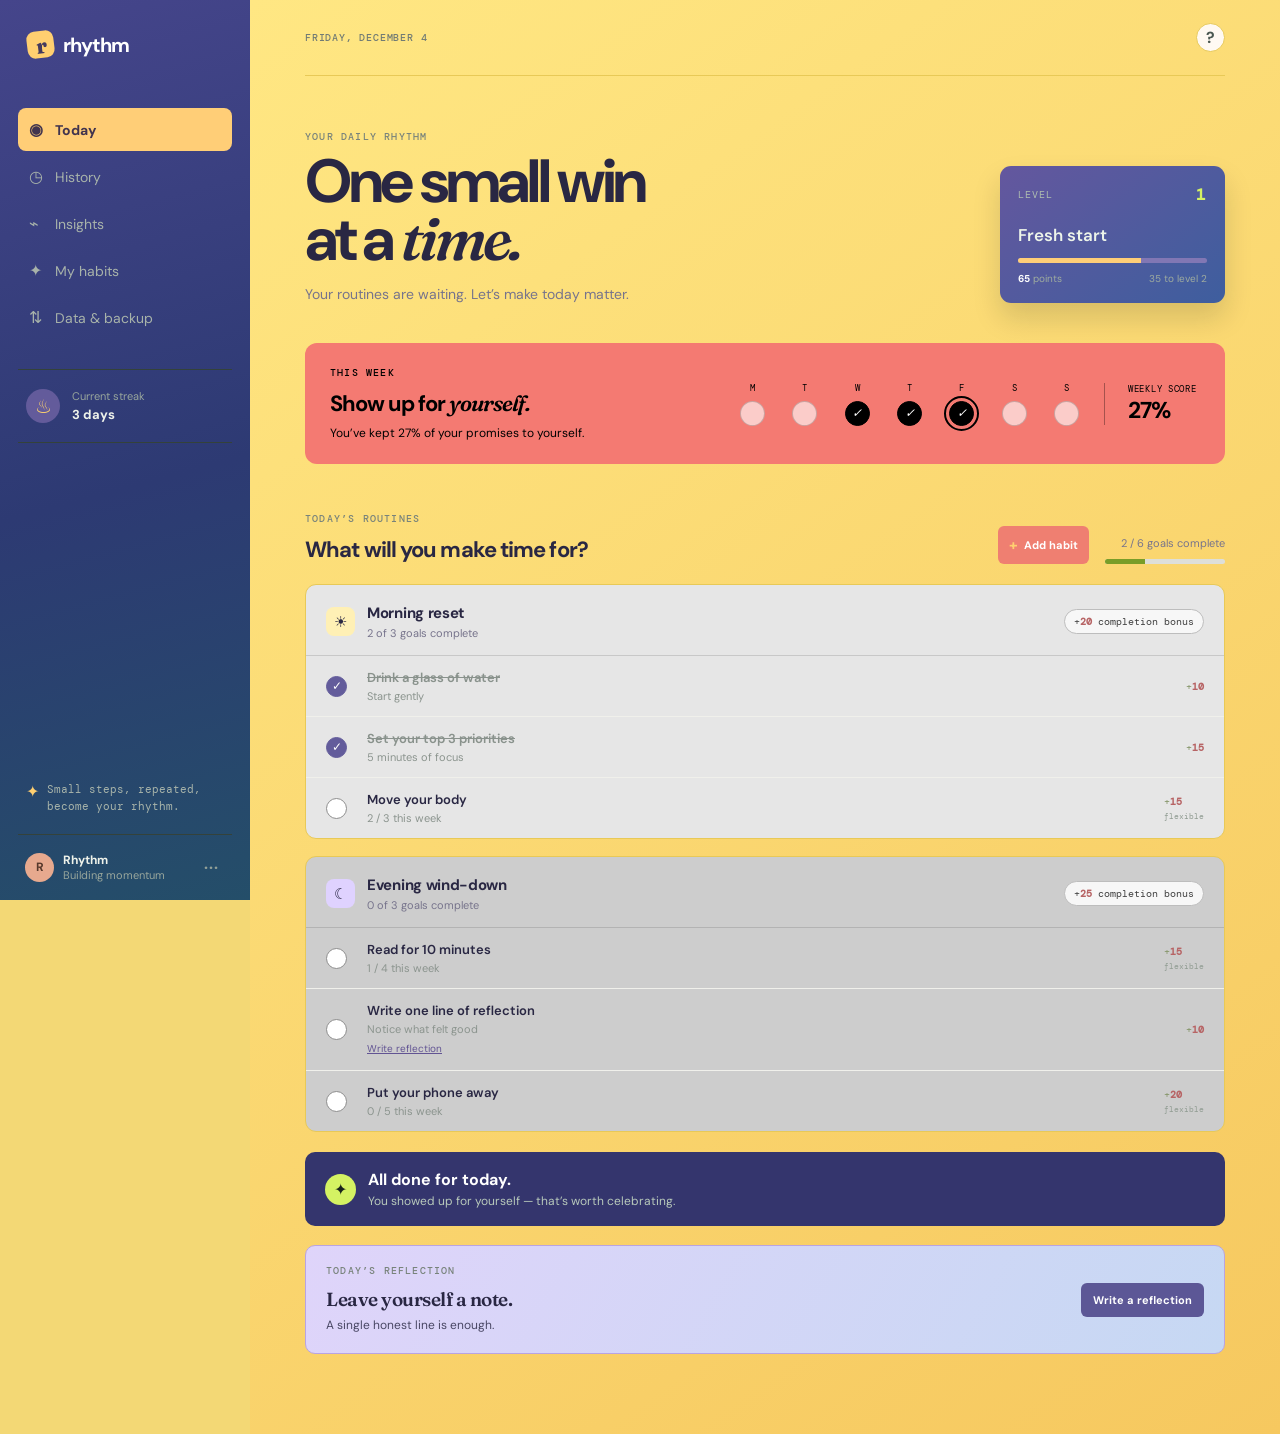
<file: index.html>
<!doctype html>
<html lang="en">
  <head>
    <meta charset="UTF-8" />
    <meta name="viewport" content="width=device-width, initial-scale=1" />
    <meta name="theme-color" content="#121a18" />
    <title>Rhythm — habits with momentum</title>
    <link rel="preconnect" href="https://fonts.googleapis.com" />
    <link rel="preconnect" href="https://fonts.gstatic.com" crossorigin />
    <link href="https://fonts.googleapis.com/css2?family=DM+Mono:wght@400;500&family=DM+Sans:opsz,wght@9..40,400;9..40,500;9..40,600;9..40,700&family=Fraunces:opsz,wght@9..144,600;9..144,700&display=swap" rel="stylesheet" />
    <link rel="stylesheet" href="./styles.css" />
  </head>
  <body>
    <div class="app-shell">
      <aside class="sidebar">
        <a href="#today" class="brand" aria-label="Rhythm home"><span class="brand-symbol">r</span><span>rhythm</span></a>
        <nav class="main-nav" aria-label="Main navigation">
          <button class="nav-link nav-button active" data-view="today"><span>◉</span> Today</button>
          <button class="nav-link nav-button" data-view="history"><span>◷</span> History</button>
          <button class="nav-link nav-button" data-view="insights"><span>⌁</span> Insights</button>
          <button class="nav-link nav-button" id="openManager"><span>✦</span> My habits</button>
          <button class="nav-link nav-button" id="openDataControls"><span>⇅</span> Data &amp; backup</button>
        </nav>
        <section class="side-streak" aria-label="Current streak"><div class="flame">♨</div><div><span>Current streak</span><strong id="sideStreak">0 days</strong></div></section>
        <div class="side-bottom"><div class="tip"><span>✦</span><p>Small steps, repeated, become your rhythm.</p></div><div class="profile"><div class="avatar">R</div><div><strong>Rhythm</strong><span>Building momentum</span></div><button aria-label="More options">···</button></div></div>
      </aside>
      <main class="main-content" id="today">
        <header class="topbar"><button id="menuButton" class="menu-button" aria-label="Open navigation">☰</button><p id="dateLabel" class="date-label"></p><button id="helpButton" class="help-button" aria-label="How Rhythm works">?</button></header>
        <div id="todayView">
        <section class="hero"><div><p class="kicker">YOUR DAILY RHYTHM</p><h1>One small win<br />at a <em>time.</em></h1><p class="hero-copy" id="heroCopy">Your routines are waiting. Let’s make today matter.</p></div><div class="level-card" aria-label="Level progress"><div class="level-top"><span>LEVEL</span><b id="levelValue">1</b></div><div class="level-name" id="levelName">Fresh start</div><div class="level-track"><i id="levelFill"></i></div><div class="level-footer"><span><b id="pointsValue">0</b> points</span><span id="nextLevelLabel">100 to level 2</span></div></div></section>
        <section class="week-card" aria-label="Weekly consistency"><div class="week-copy"><p class="kicker">THIS WEEK</p><h2>Show up for <em>yourself.</em></h2><p id="weekCopy">A new week is a new chance to find your rhythm.</p></div><div class="week-days" id="weekDays"></div><div class="weekly-score"><span>WEEKLY SCORE</span><strong id="weeklyScore">0%</strong></div></section>
        <section class="today-header"><div><p class="kicker">TODAY’S ROUTINES</p><h2>What will you make time for?</h2></div><div class="header-actions"><button class="add-habit" id="openHabitForm"><span>+</span> Add habit</button><div class="daily-meter"><span id="todayProgress">0 / 0 complete</span><i><b id="dailyFill"></b></i></div></div></section>
        <section class="routine-list" id="routineList"></section>
        <div class="done-message" id="doneMessage" hidden><span>✦</span><div><strong>All done for today.</strong><p>You showed up for yourself — that’s worth celebrating.</p></div></div>
        <section class="reflection-card"><div><p class="kicker">TODAY’S REFLECTION</p><h2 id="reflectionTitle">Leave yourself a note.</h2><p id="reflectionPreview">A single honest line is enough.</p></div><button id="openReflection" class="reflection-action">Write a reflection</button></section>
        </div>
        <section id="insightsView" class="insights-view" hidden>
          <div class="insights-hero"><div><p class="kicker">YOUR PROGRESS</p><h1>Made of <em>small<br />returns.</em></h1><p>Clear patterns from the promises you keep.</p></div><div class="insight-badge"><span>THIS WEEK</span><strong id="insightScore">0%</strong><small>consistency</small></div></div>
          <div class="stat-grid"><article><span>COMPLETIONS</span><strong id="insightCompletions">0</strong><p>actions checked off</p></article><article><span>STRONGEST DAY</span><strong id="insightBestDay">—</strong><p id="insightBestDayCopy">keep showing up</p></article><article><span>WEEKLY GOALS</span><strong id="insightGoals">0 / 0</strong><p>flexible targets reached</p></article></div>
          <section class="insight-section"><div class="section-heading"><div><p class="kicker">WEEK AT A GLANCE</p><h2>Your daily rhythm</h2></div><p id="weekChartNote">Daily habits completed</p></div><div class="weekly-chart" id="weeklyChart"></div></section>
          <section class="insight-section"><div class="section-heading"><div><p class="kicker">HABIT MOMENTUM</p><h2>Keep these moving</h2></div><p>Daily streaks or successful weeks</p></div><div class="habit-insights" id="habitInsights"></div></section>
          <div class="insight-note" id="insightNote"><span>✦</span><p></p></div>
        </section>
        <section id="historyView" class="history-view" hidden>
          <div class="history-hero"><div><p class="kicker">HISTORY</p><h1>Keep your record<br /><em>honest.</em></h1><p>Missed a check-in? Add it to the day it happened.</p></div><div class="history-mark">◷</div></div>
          <div class="date-navigator" aria-label="Choose a date"><button class="date-move" data-history-nav="-1" aria-label="Previous day">←</button><div><span>ACHIEVEMENTS FOR</span><strong id="historyDateLabel"></strong></div><button class="date-move" data-history-nav="1" aria-label="Next day">→</button></div>
          <div class="history-summary"><span class="history-dot"></span><p id="historySummary">Review the habits you completed on this day.</p></div>
          <section class="history-section"><div class="section-heading"><div><p class="kicker">DAILY RECORD</p><h2>What did you make time for?</h2></div><p>Changes are saved automatically</p></div><div id="historyList" class="history-list"></div></section>
        </section>
      </main>
    </div>
    <div id="toast" class="toast" role="status" aria-live="polite"></div>
    <dialog class="modal" id="habitModal">
      <form id="habitForm">
        <div class="modal-header"><div><p class="kicker" id="formKicker">NEW HABIT</p><h2 id="formTitle">Build a new rhythm.</h2></div><button class="modal-close" type="button" data-close="habitModal" aria-label="Close">×</button></div>
        <input type="hidden" id="editHabitId" />
        <label class="field">Habit name<input id="habitName" required maxlength="60" placeholder="e.g. Go for a walk" autocomplete="off" /></label>
        <div class="field-row"><label class="field">Routine<select id="habitRoutine"></select></label><label class="field">Points<select id="habitPoints"><option value="10">10 · easy</option><option value="15" selected>15 · steady</option><option value="20">20 · stretch</option></select></label></div>
        <label class="field new-routine-field" id="newRoutineField" hidden>New routine name<input id="newRoutineName" maxlength="30" placeholder="e.g. Midday reset" /></label>
        <fieldset class="field schedule-field"><legend>How often?</legend><label class="choice"><input type="radio" name="schedule" value="daily" /> Every day <span>A gentle daily practice</span></label><label class="choice active"><input type="radio" name="schedule" value="weekly" checked /> Flexible weekly goal <span>Complete it any days you choose</span></label><div class="goal-control" id="goalControl"><span>My goal is</span><select id="weeklyTarget"><option value="1">1 time</option><option value="2">2 times</option><option value="3" selected>3 times</option><option value="4">4 times</option><option value="5">5 times</option><option value="6">6 times</option><option value="7">7 times</option></select><span>per week</span></div></fieldset>
        <div class="modal-actions"><button type="button" class="cancel" data-close="habitModal">Cancel</button><button type="submit" class="save-habit">Save habit <span>→</span></button></div>
      </form>
    </dialog>
    <dialog class="modal manager-modal" id="managerModal">
      <div class="modal-header"><div><p class="kicker">MY HABITS</p><h2>Shape your rhythm.</h2></div><button class="modal-close" type="button" data-close="managerModal" aria-label="Close">×</button></div>
      <p class="manager-copy">Flexible goals can be completed on any days. A weekly streak is earned when the goal is met before Sunday night.</p>
      <div id="manageRoutines" class="manage-routines"></div>
      <div id="manageList" class="manage-list"></div>
      <button class="manager-add" id="managerAdd"><span>+</span> Add a habit</button>
    </dialog>
    <dialog class="modal reflection-modal" id="reflectionModal">
      <form id="reflectionForm">
        <div class="modal-header"><div><p class="kicker">DAILY REFLECTION</p><h2>What felt worth remembering?</h2></div><button class="modal-close" type="button" data-close="reflectionModal" aria-label="Close">×</button></div>
        <p class="reflection-date" id="reflectionDate"></p>
        <label class="field">One line is enough<textarea id="reflectionText" maxlength="280" required placeholder="Today, I felt proud that…"></textarea></label>
        <div class="modal-actions"><button type="button" class="cancel" data-close="reflectionModal">Cancel</button><button type="submit" class="save-habit">Save reflection <span>→</span></button></div>
      </form>
    </dialog>
    <dialog class="modal data-modal" id="dataModal">
      <div class="modal-header"><div><p class="kicker">DATA &amp; BACKUP</p><h2>Keep your rhythm safe.</h2></div><button class="modal-close" type="button" data-close="dataModal" aria-label="Close">×</button></div>
      <p class="manager-copy">Your data stays on this device unless you export a backup. Save a copy before changing browsers or clearing browser data.</p>
      <div class="data-actions"><button id="exportData"><span>↓</span><div><strong>Export backup</strong><small>Download all habits, history, and reflections</small></div></button><label class="import-action"><input id="importData" type="file" accept="application/json" hidden /><span>↑</span><div><strong>Import backup</strong><small>Restore a previously exported Rhythm file</small></div></label></div>
      <div class="archive-area"><div class="archive-heading"><div><p class="kicker">ARCHIVED</p><h3>Restore something?</h3></div><span id="archiveCount">0 items</span></div><div id="archivedList" class="archived-list"></div></div>
      <div class="danger-zone"><div><strong>Start over</strong><p>Remove all data from this browser and restore sample habits.</p></div><button id="resetData">Reset data</button></div>
    </dialog>
    <script src="./app.js"></script>
  </body>
</html>
</file>
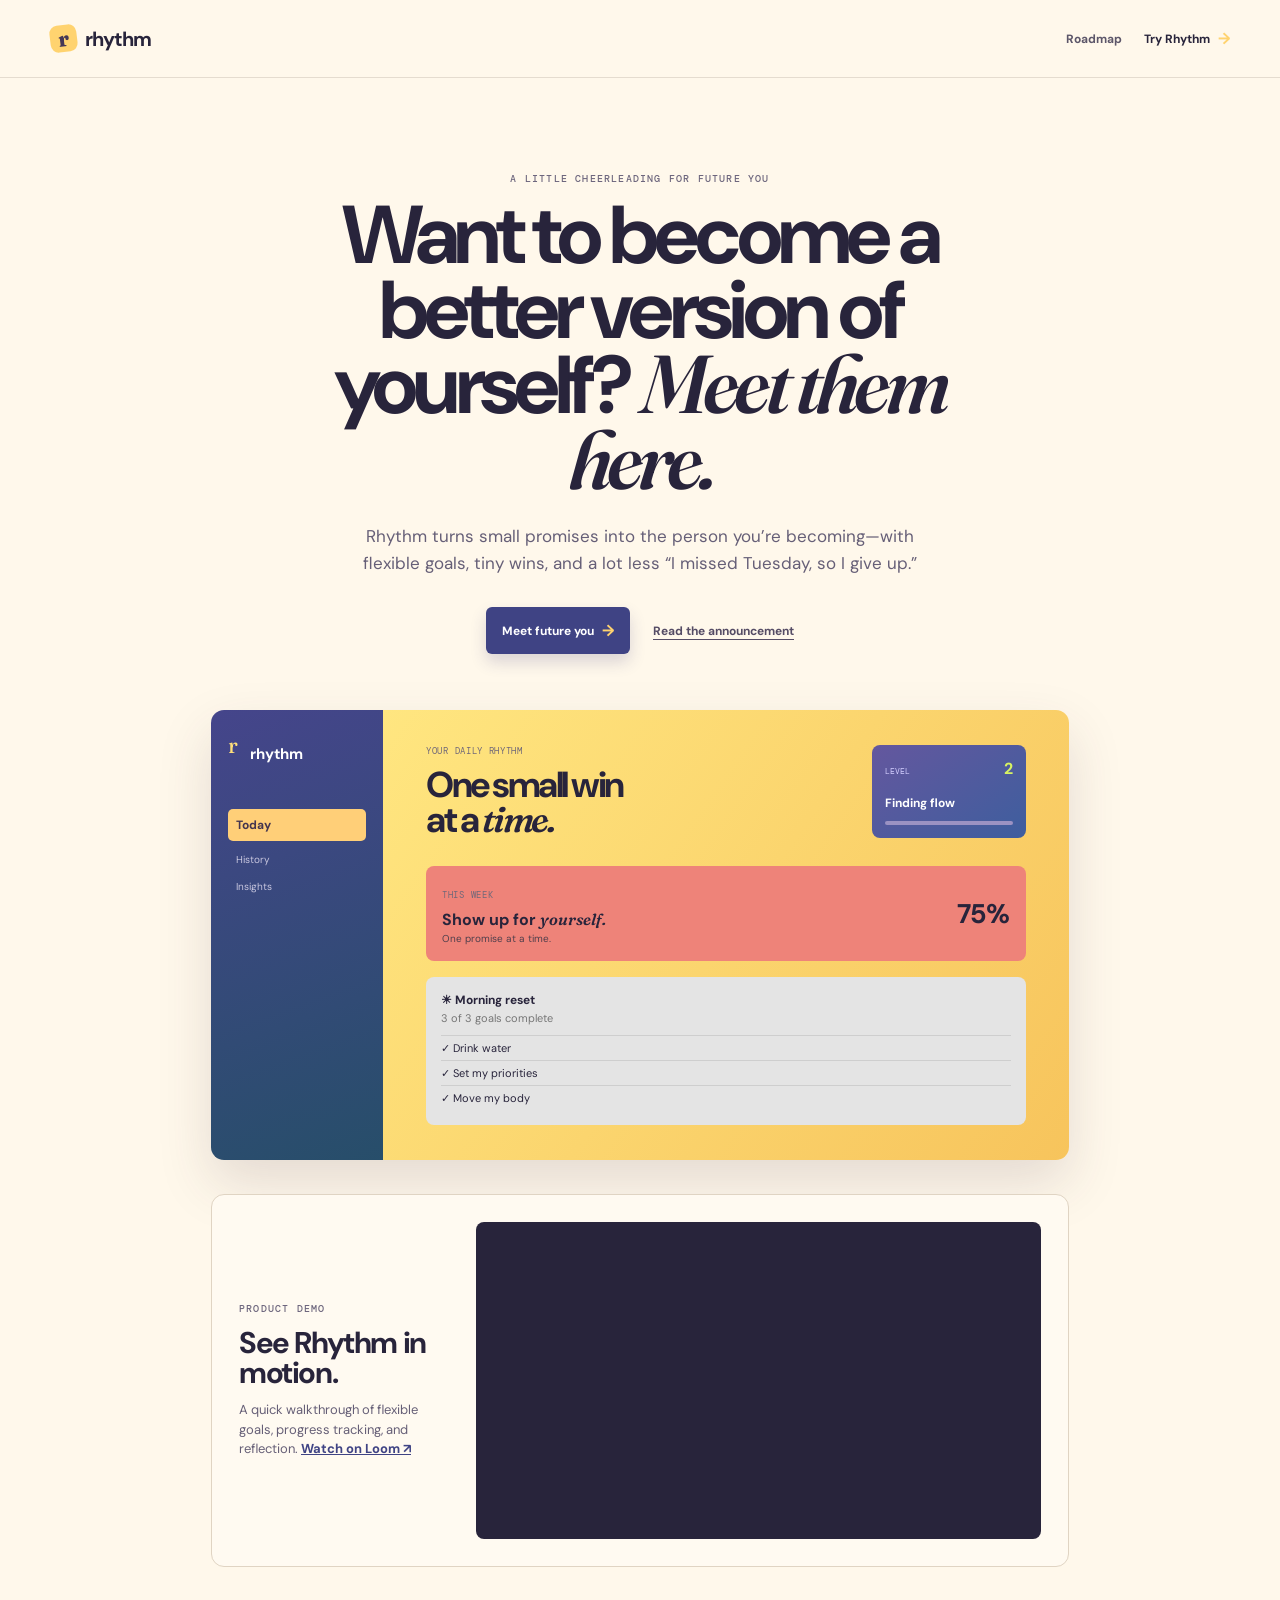
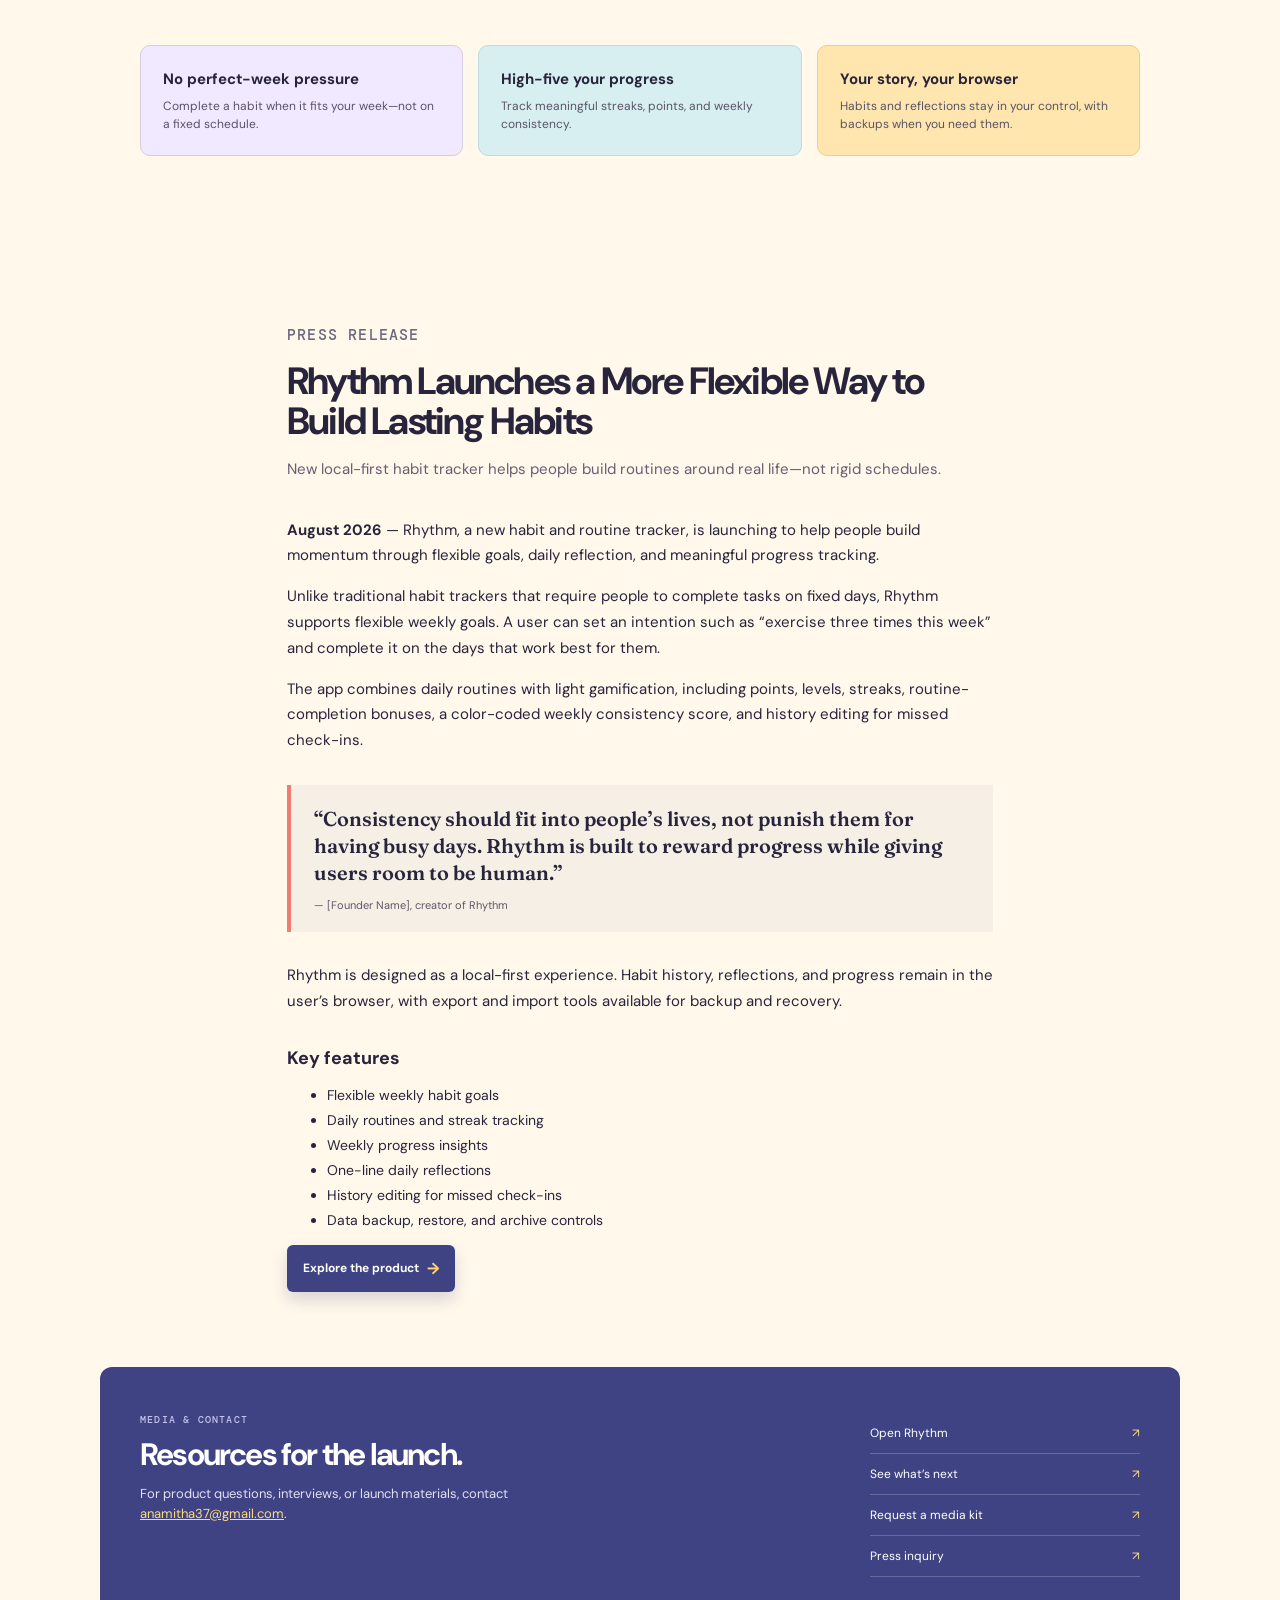
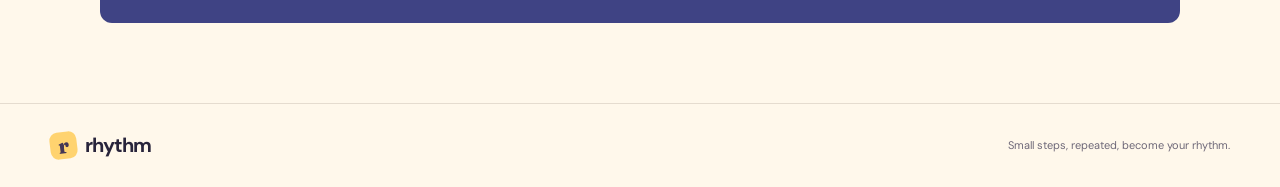
<file: press/index.html>
<!doctype html>
<html lang="en">
  <head>
    <meta charset="UTF-8" />
    <meta name="viewport" content="width=device-width, initial-scale=1" />
    <meta name="description" content="Rhythm is a flexible, local-first habit tracker built around real life." />
    <meta property="og:title" content="Rhythm — Build habits around real life" />
    <meta property="og:description" content="A flexible, local-first habit tracker for routines, reflection, and sustainable progress." />
    <meta name="theme-color" content="#34356d" />
    <title>Rhythm Launches — Flexible habit tracking for real life</title>
    <link rel="preconnect" href="https://fonts.googleapis.com" />
    <link rel="preconnect" href="https://fonts.gstatic.com" crossorigin />
    <link href="https://fonts.googleapis.com/css2?family=DM+Mono:wght@400;500&family=DM+Sans:opsz,wght@9..40,400;9..40,500;9..40,600;9..40,700&family=Fraunces:opsz,wght@9..144,600;9..144,700&display=swap" rel="stylesheet" />
    <link rel="stylesheet" href="/press/styles.css" />
    <style>.header-actions { display:flex; align-items:center; gap:22px; }.header-link { color:#5c5669; font-size:12px; font-weight:700; text-decoration:none; }.header-link:hover { color:#3f4384; }.demo { max-width:858px; margin:34px auto 0; padding:27px; display:grid; grid-template-columns:210px 1fr; gap:27px; align-items:center; text-align:left; border:1px solid #e0d4c3; border-radius:13px; background:#fffaf1; }.demo h2 { margin:0; font-size:30px; line-height:1; letter-spacing:-1.4px; }.demo p:last-child { margin:12px 0 0; color:#665f77; font-size:13px; line-height:1.5; }.demo a { color:#3f4384; font-weight:700; }.loom-frame { aspect-ratio:16/9; overflow:hidden; border-radius:8px; background:#28243b; }.loom-frame iframe { width:100%; height:100%; display:block; border:0; } @media (max-width:720px) { .header-actions { gap:14px; }.demo { grid-template-columns:1fr; padding:20px; gap:18px; }.demo h2 { font-size:27px; } }</style>
  </head>
  <body>
    <header class="site-header">
      <a class="brand" href="../index.html"><span>r</span>rhythm</a>
      <div class="header-actions"><a class="header-link" href="../roadmap/">Roadmap</a><a class="header-cta" href="../index.html">Try Rhythm <b>→</b></a></div>
    </header>
    <main>
      <section class="hero">
        <p class="eyebrow">A LITTLE CHEERLEADING FOR FUTURE YOU</p>
        <h1>Want to become a better version of yourself? <em>Meet them here.</em></h1>
        <p class="lede">Rhythm turns small promises into the person you’re becoming—with flexible goals, tiny wins, and a lot less “I missed Tuesday, so I give up.”</p>
        <div class="hero-actions"><a class="primary" href="../index.html">Meet future you <span>→</span></a><a class="text-link" href="#release">Read the announcement</a></div>
        <div class="preview" aria-label="Rhythm app preview"><div class="preview-nav"><b>r</b><span>rhythm</span><i></i><strong>Today</strong><small>History</small><small>Insights</small></div><div class="preview-main"><div class="preview-top"><p>YOUR DAILY RHYTHM</p><h2>One small win<br />at a <em>time.</em></h2><div class="level"><span>LEVEL</span><b>2</b><strong>Finding flow</strong><i></i></div></div><div class="preview-week"><div><span>THIS WEEK</span><strong>Show up for <em>yourself.</em></strong><small>One promise at a time.</small></div><p>75%</p></div><div class="preview-routine"><b>☀ Morning reset</b><span>3 of 3 goals complete</span><div>✓ Drink water</div><div>✓ Set my priorities</div><div>✓ Move my body</div></div></div></div>
        <section class="demo" aria-labelledby="demo-title"><div><p class="eyebrow">PRODUCT DEMO</p><h2 id="demo-title">See Rhythm in motion.</h2><p>A quick walkthrough of flexible goals, progress tracking, and reflection. <a href="https://www.loom.com/share/af70cfe23e6244cc9dc191bfb10405a8" target="_blank" rel="noreferrer">Watch on Loom ↗</a></p></div><div class="loom-frame"><iframe src="https://www.loom.com/embed/af70cfe23e6244cc9dc191bfb10405a8" title="Rhythm product demo" allowfullscreen allow="fullscreen"></iframe></div></section>
      </section>
      <section class="proof"><article><b>No perfect-week pressure</b><p>Complete a habit when it fits your week—not on a fixed schedule.</p></article><article><b>High-five your progress</b><p>Track meaningful streaks, points, and weekly consistency.</p></article><article><b>Your story, your browser</b><p>Habits and reflections stay in your control, with backups when you need them.</p></article></section>
      <article class="release" id="release">
        <p class="eyebrow">PRESS RELEASE</p>
        <h2>Rhythm Launches a More Flexible Way to Build Lasting Habits</h2>
        <p class="subhead">New local-first habit tracker helps people build routines around real life—not rigid schedules.</p>
        <p><b>August 2026</b> — Rhythm, a new habit and routine tracker, is launching to help people build momentum through flexible goals, daily reflection, and meaningful progress tracking.</p>
        <p>Unlike traditional habit trackers that require people to complete tasks on fixed days, Rhythm supports flexible weekly goals. A user can set an intention such as “exercise three times this week” and complete it on the days that work best for them.</p>
        <p>The app combines daily routines with light gamification, including points, levels, streaks, routine-completion bonuses, a color-coded weekly consistency score, and history editing for missed check-ins.</p>
        <blockquote>“Consistency should fit into people’s lives, not punish them for having busy days. Rhythm is built to reward progress while giving users room to be human.”<cite>— [Founder Name], creator of Rhythm</cite></blockquote>
        <p>Rhythm is designed as a local-first experience. Habit history, reflections, and progress remain in the user’s browser, with export and import tools available for backup and recovery.</p>
        <h3>Key features</h3>
        <ul><li>Flexible weekly habit goals</li><li>Daily routines and streak tracking</li><li>Weekly progress insights</li><li>One-line daily reflections</li><li>History editing for missed check-ins</li><li>Data backup, restore, and archive controls</li></ul>
        <a class="primary" href="../index.html">Explore the product <span>→</span></a>
      </article>
      <section class="media"><div><p class="eyebrow">MEDIA &amp; CONTACT</p><h2>Resources for the launch.</h2><p>For product questions, interviews, or launch materials, contact <a href="mailto:anamitha37@gmail.com">anamitha37@gmail.com</a>.</p></div><div class="media-list"><a href="../index.html">Open Rhythm <span>↗</span></a><a href="../roadmap/">See what’s next <span>↗</span></a><a href="mailto:anamitha37@gmail.com?subject=Rhythm%20media%20kit%20request">Request a media kit <span>↗</span></a><a href="mailto:anamitha37@gmail.com?subject=Rhythm%20press%20inquiry">Press inquiry <span>↗</span></a></div></section>
    </main>
    <footer><a class="brand" href="../index.html"><span>r</span>rhythm</a><p>Small steps, repeated, become your rhythm.</p></footer>
  </body>
  
</html>
</file>
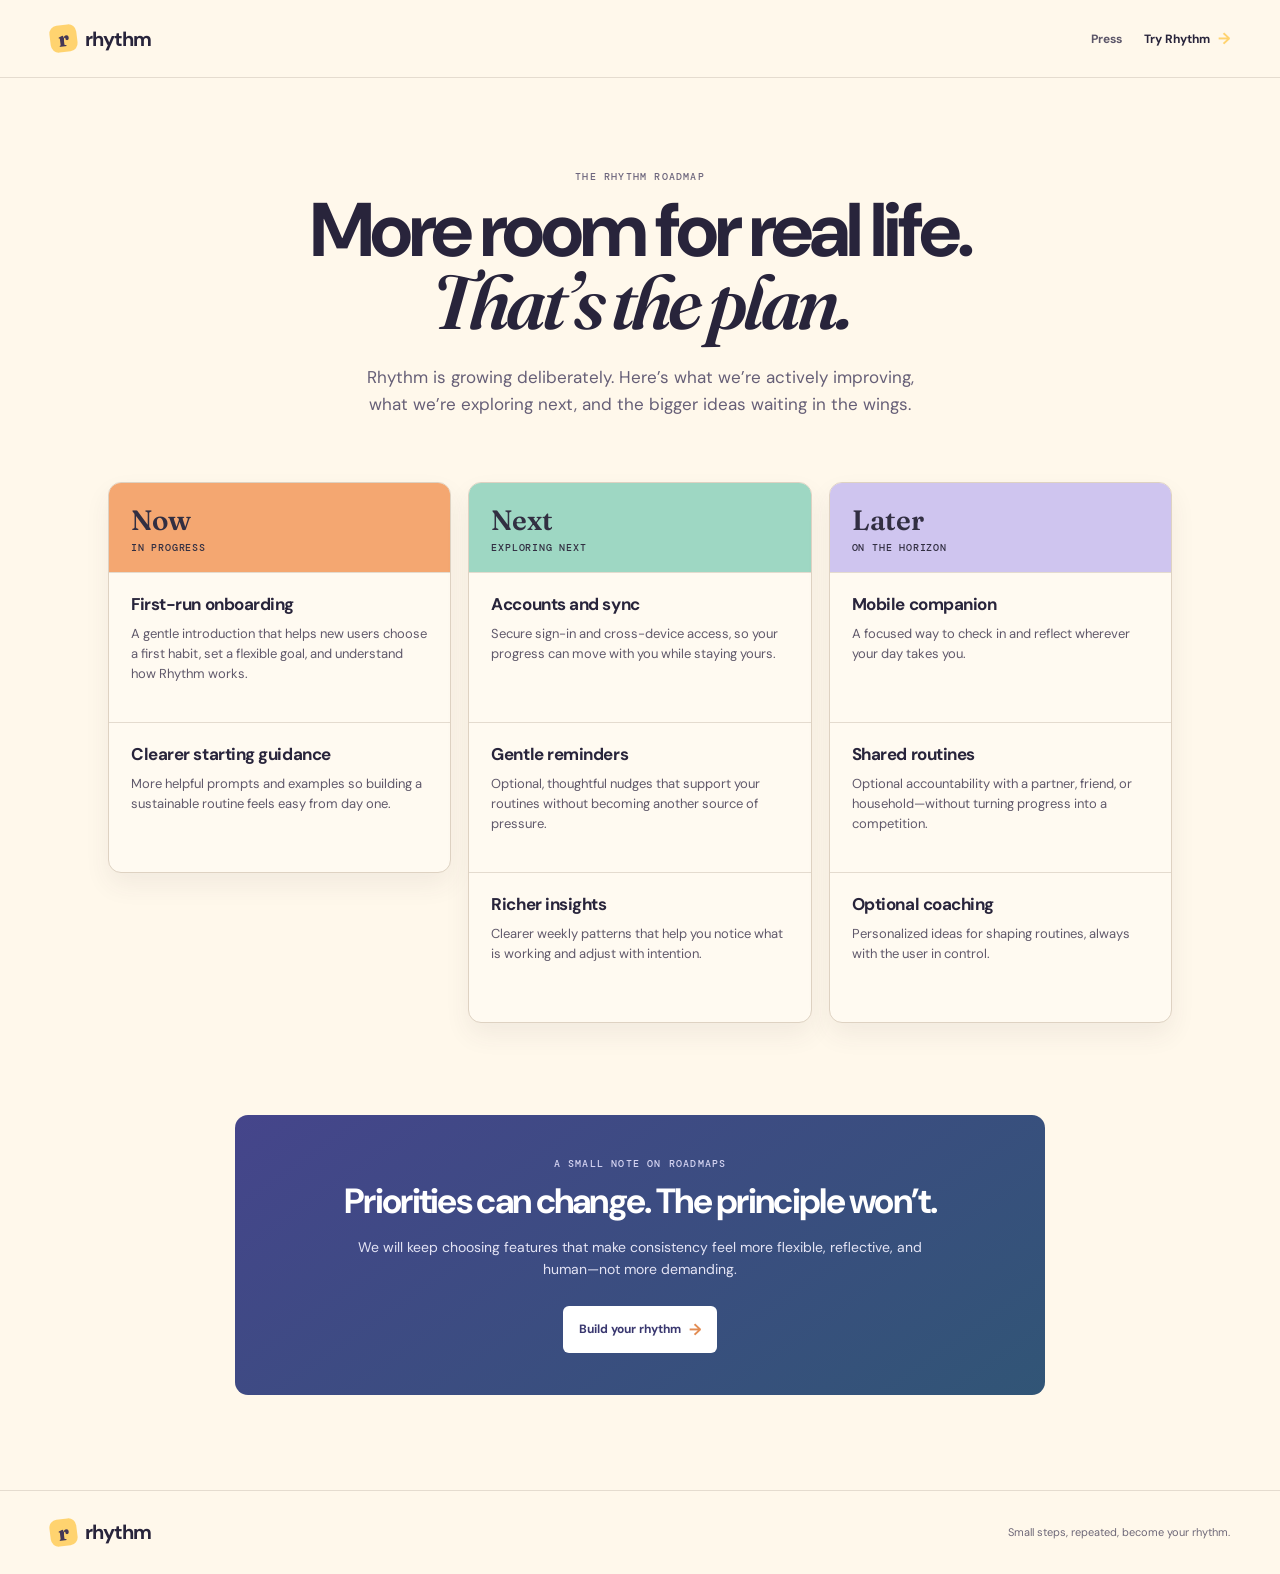
<file: roadmap/index.html>
<!doctype html>
<html lang="en">
  <head>
    <meta charset="UTF-8" />
    <meta name="viewport" content="width=device-width, initial-scale=1" />
    <meta name="description" content="A look at what Rhythm is exploring next." />
    <meta property="og:title" content="Rhythm Roadmap — What’s next" />
    <meta property="og:description" content="See what Rhythm is exploring to make habit-building more human." />
    <meta name="theme-color" content="#34356d" />
    <title>Rhythm Roadmap — What’s next</title>
    <link rel="preconnect" href="https://fonts.googleapis.com" />
    <link rel="preconnect" href="https://fonts.gstatic.com" crossorigin />
    <link href="https://fonts.googleapis.com/css2?family=DM+Mono:wght@400;500&family=DM+Sans:opsz,wght@9..40,400;9..40,500;9..40,600;9..40,700&family=Fraunces:opsz,wght@9..144,600;9..144,700&display=swap" rel="stylesheet" />
    <link rel="stylesheet" href="styles.css" />
  </head>
  <body>
    <header class="site-header">
      <a class="brand" href="../index.html"><span>r</span>rhythm</a>
      <div class="header-actions"><a class="header-link" href="../press/">Press</a><a class="header-cta" href="../index.html">Try Rhythm <b>→</b></a></div>
    </header>
    <main>
      <section class="hero">
        <p class="eyebrow">THE RHYTHM ROADMAP</p>
        <h1>More room for real life. <em>That’s the plan.</em></h1>
        <p class="lede">Rhythm is growing deliberately. Here’s what we’re actively improving, what we’re exploring next, and the bigger ideas waiting in the wings.</p>
      </section>
      <section class="roadmap" aria-label="Rhythm product roadmap">
        <article class="roadmap-column now">
          <div class="column-heading"><span>Now</span><p>In progress</p></div>
          <div class="feature"><h2>First-run onboarding</h2><p>A gentle introduction that helps new users choose a first habit, set a flexible goal, and understand how Rhythm works.</p></div>
          <div class="feature"><h2>Clearer starting guidance</h2><p>More helpful prompts and examples so building a sustainable routine feels easy from day one.</p></div>
        </article>
        <article class="roadmap-column next">
          <div class="column-heading"><span>Next</span><p>Exploring next</p></div>
          <div class="feature"><h2>Accounts and sync</h2><p>Secure sign-in and cross-device access, so your progress can move with you while staying yours.</p></div>
          <div class="feature"><h2>Gentle reminders</h2><p>Optional, thoughtful nudges that support your routines without becoming another source of pressure.</p></div>
          <div class="feature"><h2>Richer insights</h2><p>Clearer weekly patterns that help you notice what is working and adjust with intention.</p></div>
        </article>
        <article class="roadmap-column later">
          <div class="column-heading"><span>Later</span><p>On the horizon</p></div>
          <div class="feature"><h2>Mobile companion</h2><p>A focused way to check in and reflect wherever your day takes you.</p></div>
          <div class="feature"><h2>Shared routines</h2><p>Optional accountability with a partner, friend, or household—without turning progress into a competition.</p></div>
          <div class="feature"><h2>Optional coaching</h2><p>Personalized ideas for shaping routines, always with the user in control.</p></div>
        </article>
      </section>
      <section class="note">
        <p class="eyebrow">A SMALL NOTE ON ROADMAPS</p>
        <h2>Priorities can change. The principle won’t.</h2>
        <p>We will keep choosing features that make consistency feel more flexible, reflective, and human—not more demanding.</p>
        <a class="primary" href="../index.html">Build your rhythm <span>→</span></a>
      </section>
    </main>
    <footer><a class="brand" href="../index.html"><span>r</span>rhythm</a><p>Small steps, repeated, become your rhythm.</p></footer>
  </body>
</html>
</file>
<file: styles.css>
:root { --paper:#f3d875; --main-bg:#f6dc72; --ink:#292743; --muted:#77748c; --line:#e8c957; --green:#d4f263; --green-dark:#799d28; --forest:#34356d; --card:#fff9f2; --orange:#ff9c69; }
* { box-sizing:border-box; } html { scroll-behavior:smooth; } body { margin:0; background:var(--paper); color:var(--ink); font-family:"DM Sans",sans-serif; } button { font:inherit; cursor:pointer; }
.app-shell { min-height:100vh; display:grid; grid-template-columns:250px minmax(0,1fr); }.sidebar { background:var(--forest); color:#eff3eb; height:100vh; position:sticky; top:0; display:flex; flex-direction:column; padding:31px 18px 18px; }.brand { text-decoration:none; color:#fff; font-size:20px; font-weight:700; letter-spacing:-1px; display:flex; gap:9px; align-items:center; padding:0 9px; }.brand-symbol { width:27px; height:27px; background:var(--green); color:#15201b; font:700 22px/28px Fraunces,serif; border-radius:8px; text-align:center; transform:rotate(-7deg); }
.main-nav { display:grid; gap:4px; margin:50px 0 30px; }.nav-link { color:#a8b3aa; text-decoration:none; padding:11px; border-radius:8px; display:flex; gap:12px; align-items:center; font-size:14px; }.nav-link span { font-size:16px; width:14px; }.nav-link.active { background:var(--green); color:#16201b; font-weight:700; }.nav-link em { margin-left:auto; color:#87968a; font:9px "DM Mono",monospace; }.nav-link.active em { color:#53671d; }
.side-streak { border-top:1px solid #34423a; border-bottom:1px solid #34423a; padding:19px 8px; display:flex; align-items:center; gap:12px; }.flame { width:34px; height:34px; display:grid; place-items:center; border-radius:50%; background:#2c3a30; font-size:19px; color:var(--orange); }.side-streak span,.profile span { display:block; color:#98a69c; font-size:11px; }.side-streak strong { display:block; margin-top:3px; font-size:13px; }.side-bottom { margin-top:auto; }.tip { border-bottom:1px solid #34423a; padding:13px 8px 19px; display:flex; gap:8px; color:#a8b4aa; }.tip span { color:var(--green); }.tip p { margin:0; font:11px/1.55 "DM Mono",monospace; }.profile { display:flex; align-items:center; gap:9px; padding:17px 7px 0; }.avatar { width:29px; height:29px; display:grid; place-items:center; background:#e7a98e; border-radius:50%; color:#56382b; font-size:12px; font-weight:700; }.profile strong { display:block; font-size:12px; }.profile button { margin-left:auto; border:0; background:transparent; color:#93a097; font-weight:700; letter-spacing:1px; }
.main-content { max-width:1130px; width:100%; min-height:100vh; margin:0 auto; padding:0 55px 80px; background:linear-gradient(145deg,#ffe783 0%,#f6c85f 100%); }.topbar { height:76px; border-bottom:1px solid var(--line); display:flex; justify-content:space-between; align-items:center; }.date-label { color:#717b74; font:500 10px "DM Mono",monospace; letter-spacing:.8px; }.help-button,.menu-button { border:1px solid var(--line); background:var(--card); color:#4a5750; width:29px; height:29px; border-radius:50%; font-weight:700; }.menu-button { display:none; }
.hero { padding:54px 0 40px; display:flex; align-items:end; justify-content:space-between; gap:35px; }.kicker { margin:0 0 10px; color:#78837b; font:500 10px "DM Mono",monospace; letter-spacing:1.2px; }.hero h1 { margin:0; font-size:clamp(42px,5vw,61px); line-height:.93; letter-spacing:-3.3px; }.hero h1 em,.week-copy em { font-family:Fraunces,serif; font-weight:600; }.hero-copy { margin:18px 0 0; color:var(--muted); font-size:14px; }.level-card { background:var(--forest); color:#edf4e9; width:225px; border-radius:11px; padding:18px; flex:0 0 auto; box-shadow:0 15px 28px rgba(14,26,20,.15); }.level-top { display:flex; justify-content:space-between; align-items:center; font:10px "DM Mono",monospace; letter-spacing:1px; color:#aebdb0; }.level-top b { color:var(--green); font-size:16px; }.level-name { margin:19px 0 12px; font-size:17px; font-weight:600; }.level-track { height:5px; background:#3a4a40; border-radius:5px; overflow:hidden; }.level-track i { display:block; height:100%; width:0; background:var(--green); transition:width .35s ease; }.level-footer { color:#9fac9f; display:flex; justify-content:space-between; margin-top:9px; font-size:10px; }.level-footer b { color:#fff; }
.week-card { background:#e6f7bb; border-radius:12px; padding:23px 25px; display:grid; grid-template-columns:1.25fr 1.1fr auto; align-items:center; gap:25px; }.week-copy h2 { font-size:22px; letter-spacing:-1px; margin:0; }.week-copy p:last-child { color:#617348; margin:7px 0 0; font-size:12px; }.week-days { display:flex; justify-content:space-between; gap:8px; }.day { display:grid; justify-items:center; gap:7px; color:#6d7b59; font:9px "DM Mono",monospace; }.day-dot { width:25px; height:25px; background:#f2fbda; border:1px solid #d0e8a1; border-radius:50%; display:grid; place-items:center; color:#94b947; font-size:12px; }.day.done .day-dot { background:var(--forest); color:var(--green); border-color:var(--forest); }.day.today .day-dot { outline:2px solid #8bad3c; outline-offset:3px; }.weekly-score { border-left:1px solid #c9e095; padding-left:23px; min-width:96px; }.weekly-score span { color:#687852; display:block; font:9px "DM Mono",monospace; letter-spacing:.7px; }.weekly-score strong { font-size:23px; letter-spacing:-1px; }
.today-header { display:flex; justify-content:space-between; align-items:end; margin:48px 0 20px; }.today-header h2 { margin:0; font-size:22px; letter-spacing:-.9px; }.daily-meter { text-align:right; color:var(--muted); font-size:11px; }.daily-meter i { display:block; background:#dedfd9; width:120px; height:5px; overflow:hidden; border-radius:4px; margin-top:9px; }.daily-meter b { display:block; height:100%; width:0; background:var(--green-dark); transition:width .3s ease; }
.routine-list { display:grid; gap:17px; }.routine { background:var(--card); border:1px solid var(--line); border-radius:11px; overflow:hidden; }.routine-heading { padding:18px 20px 15px; display:flex; align-items:center; gap:12px; border-bottom:1px solid #ecece7; }.routine-icon { width:29px; height:29px; border-radius:8px; display:grid; place-items:center; background:var(--icon-bg); font-size:15px; }.routine-info { flex:1; }.routine-info h3 { margin:0 0 3px; font-size:15px; letter-spacing:-.3px; }.routine-info p { margin:0; color:var(--muted); font-size:11px; }.routine-reward { background:#f6f6f1; border:1px solid #e4e6df; border-radius:20px; padding:5px 9px; color:#77836a; font:10px "DM Mono",monospace; }.routine-reward b { color:#5a7622; }.routine-complete { background:var(--green); border:0; border-radius:5px; padding:7px 10px; color:#203019; font-size:11px; font-weight:700; }.routine-complete:disabled { display:none; }.habit { display:grid; grid-template-columns:29px 1fr auto; gap:12px; align-items:center; padding:13px 20px; border-bottom:1px solid #f0f0eb; }.habit:last-child { border-bottom:0; }.check { width:21px; height:21px; padding:0; background:white; border:1.5px solid #bfc6be; border-radius:50%; color:white; display:grid; place-items:center; font-size:12px; transition:.18s; }.habit.done .check { background:var(--forest); border-color:var(--forest); }.habit.done .habit-name { text-decoration:line-through; color:#89928c; }.habit-name { margin:0; font-size:13px; font-weight:600; }.habit-description { color:#8b948e; margin:3px 0 0; font-size:11px; }.habit-points { color:#829365; font:10px "DM Mono",monospace; }.habit-points b { color:#58751c; }.done-message { margin-top:20px; padding:17px 20px; border-radius:10px; display:flex; gap:12px; align-items:center; background:var(--forest); color:white; }.done-message > span { width:31px; height:31px; display:grid; place-items:center; background:var(--green); color:#18231b; border-radius:50%; }.done-message strong,.done-message p { display:block; margin:0; }.done-message p { color:#b8c9bb; font-size:12px; margin-top:3px; }.toast { position:fixed; bottom:25px; left:50%; transform:translate(-50%,20px); background:#17211d; color:#fff; border-radius:7px; padding:11px 15px; font-size:12px; opacity:0; pointer-events:none; transition:.25s; box-shadow:0 10px 30px rgba(0,0,0,.2); }.toast.show { opacity:1; transform:translate(-50%,0); }
@media (max-width:790px) { .app-shell { display:block; }.sidebar { position:fixed; z-index:10; width:250px; transform:translateX(-100%); transition:transform .25s; }.sidebar.open { transform:translateX(0); }.main-content { padding:0 20px 50px; }.menu-button { display:block; }.hero { align-items:flex-start; padding:39px 0 33px; }.level-card { width:185px; }.week-card { grid-template-columns:1fr; gap:20px; }.weekly-score { border-left:0; border-top:1px solid #c9e095; padding:15px 0 0; display:flex; justify-content:space-between; align-items:center; }.week-days { max-width:400px; }.today-header { margin-top:36px; }.routine-complete { display:none; } }
@media (max-width:500px) { .hero { display:block; }.hero h1 { font-size:46px; }.level-card { margin-top:25px; width:100%; }.week-card { padding:21px 18px; }.today-header h2 { font-size:19px; }.daily-meter { display:none; }.routine-heading { padding:16px; }.habit { padding:13px 16px; }.routine-reward { font-size:9px; } }
.nav-button { width:100%; border:0; background:transparent; text-align:left; }.nav-button:hover { background:#213029; color:#eef5ef; }.header-actions { display:flex; gap:16px; align-items:end; }.add-habit,.manager-add { border:0; border-radius:6px; background:var(--forest); color:#fff; padding:9px 11px; font-size:11px; font-weight:700; }.add-habit span,.manager-add span { color:var(--green); font-size:15px; vertical-align:-1px; margin-right:3px; }.modal { width:min(92vw,510px); border:0; padding:0; border-radius:12px; color:var(--ink); background:var(--card); box-shadow:0 25px 90px rgba(11,20,16,.3); }.modal::backdrop { background:rgba(10,19,15,.5); backdrop-filter:blur(3px); }.modal form,.manager-modal { padding:27px; }.modal-header { display:flex; justify-content:space-between; align-items:flex-start; margin-bottom:25px; }.modal-header h2 { margin:0; font-size:25px; letter-spacing:-1.1px; }.modal-close { border:0; background:transparent; font-size:27px; line-height:20px; color:#77817b; }.field { display:grid; gap:7px; color:#627069; font-size:11px; font-weight:700; margin:0 0 15px; }.field input,.field select { width:100%; border:1px solid #dce0d8; border-radius:6px; padding:10px; color:var(--ink); background:#fff; outline-color:#91bd25; }.field-row { display:grid; grid-template-columns:1fr 1fr; gap:12px; }.schedule-field { border:0; border-top:1px solid #e7e9e2; padding:17px 0 0; margin:6px 0 18px; }.schedule-field legend { padding:0; margin-bottom:10px; font-size:11px; color:#627069; font-weight:700; }.choice { position:relative; display:grid; grid-template-columns:17px 1fr; column-gap:7px; padding:9px 10px; border:1px solid #e2e4de; border-radius:7px; margin-bottom:7px; font-size:12px; font-weight:700; color:#35423a; }.choice:has(input:checked) { border-color:#a3cf45; background:#f4fbdf; }.choice input { margin:1px 0 0; accent-color:#6a9417; }.choice span { grid-column:2; color:#7b887e; font-size:10px; font-weight:400; margin-top:2px; }.goal-control { display:flex; align-items:center; gap:6px; color:#69776d; font-size:11px; padding:5px 2px 0; }.goal-control select { border:0; border-bottom:1px solid #a4b99d; background:transparent; color:#29441e; font-weight:700; padding:2px; }.modal-actions { display:flex; justify-content:flex-end; gap:8px; }.cancel { border:0; background:transparent; color:#727d75; padding:10px 14px; }.save-habit { border:0; background:var(--forest); color:#fff; border-radius:6px; padding:10px 14px; font-size:12px; font-weight:700; }.save-habit span { color:var(--green); font-size:15px; margin-left:8px; }.manager-copy { margin:-8px 0 18px; color:#748078; line-height:1.5; font-size:12px; }.manage-list { display:grid; gap:8px; max-height:360px; overflow:auto; margin-bottom:18px; }.manage-item { border:1px solid #e5e7e1; border-radius:8px; padding:11px; display:flex; align-items:center; gap:10px; }.manage-dot { width:9px; height:9px; flex:0 0 auto; border-radius:50%; background:var(--accent); }.manage-item div { flex:1; min-width:0; }.manage-item strong { display:block; font-size:12px; overflow:hidden; text-overflow:ellipsis; white-space:nowrap; }.manage-item span { display:block; margin-top:3px; color:#78847b; font-size:10px; }.manage-edit,.manage-archive { border:0; background:transparent; color:#607067; font-size:11px; padding:5px; }.manage-archive { color:#a07069; }.manager-add { width:100%; background:#edf4d8; color:#405727; border:1px dashed #a9c56c; }.manager-add:hover { background:#e3efc6; }
@media (max-width:500px) { .header-actions { gap:8px; }.add-habit { padding:8px 9px; }.field-row { grid-template-columns:1fr; gap:0; }.modal form,.manager-modal { padding:22px; } }
.insights-view { padding-top:54px; }.insights-hero { display:flex; align-items:end; justify-content:space-between; padding-bottom:38px; }.insights-hero h1 { margin:0; font-size:clamp(43px,5vw,60px); line-height:.92; letter-spacing:-3px; }.insights-hero h1 em { font-family:Fraunces,serif; font-weight:600; }.insights-hero p:last-child { color:var(--muted); margin:16px 0 0; font-size:14px; }.insight-badge { width:148px; height:148px; background:var(--green); color:#1d2a1c; border-radius:50%; display:grid; place-content:center; text-align:center; transform:rotate(6deg); box-shadow:0 13px 25px rgba(104,138,29,.16); }.insight-badge span { font:9px "DM Mono",monospace; letter-spacing:1px; }.insight-badge strong { font-size:39px; line-height:1.1; letter-spacing:-2px; }.insight-badge small { font-size:10px; }.stat-grid { display:grid; grid-template-columns:repeat(3,1fr); border:1px solid var(--line); border-radius:10px; background:var(--card); overflow:hidden; }.stat-grid article { padding:20px 22px; border-right:1px solid var(--line); }.stat-grid article:last-child { border-right:0; }.stat-grid span { display:block; color:#778279; font:9px "DM Mono",monospace; letter-spacing:1px; }.stat-grid strong { display:block; margin:11px 0 2px; font-size:26px; letter-spacing:-1.2px; }.stat-grid p { margin:0; color:#88918b; font-size:11px; }.insight-section { margin-top:42px; }.section-heading { display:flex; align-items:end; justify-content:space-between; margin-bottom:17px; }.section-heading h2 { margin:0; font-size:21px; letter-spacing:-.9px; }.section-heading > p { margin:0; color:#7c857f; font-size:11px; }.weekly-chart { height:190px; background:var(--card); border:1px solid var(--line); border-radius:10px; padding:18px 21px 14px; display:grid; grid-template-columns:repeat(7,1fr); gap:13px; align-items:end; }.chart-day { height:100%; display:grid; grid-template-rows:1fr auto; align-items:end; justify-items:center; gap:10px; }.chart-track { width:100%; max-width:34px; height:125px; background:#eff0eb; border-radius:8px; overflow:hidden; display:flex; align-items:end; }.chart-fill { width:100%; min-height:4px; background:var(--green-dark); border-radius:7px; transition:height .3s ease; }.chart-day.today .chart-fill { background:var(--forest); }.chart-day span { color:#7d8680; font:10px "DM Mono",monospace; }.chart-day strong { color:#44611b; font-size:10px; margin-bottom:4px; }.habit-insights { display:grid; grid-template-columns:repeat(2,1fr); gap:12px; }.habit-insight { background:var(--card); border:1px solid var(--line); border-radius:9px; padding:15px; display:grid; grid-template-columns:30px 1fr auto; gap:10px; align-items:center; }.habit-ring { width:29px; height:29px; display:grid; place-items:center; border:3px solid var(--ring); border-right-color:#edf0e8; border-radius:50%; font-size:9px; color:#58701e; }.habit-insight strong { display:block; font-size:12px; }.habit-insight p { margin:3px 0 0; color:#818b84; font-size:10px; }.habit-insight > span { font:10px "DM Mono",monospace; color:#5d7226; text-align:right; }.insight-note { margin:32px 0 20px; border-radius:9px; background:#e9f6c8; display:flex; gap:10px; padding:15px 18px; color:#425b27; }.insight-note span { color:#607f1d; }.insight-note p { margin:0; font-size:12px; line-height:1.45; }.goal-met { color:#5d8320; font-weight:600; }.habit-points small { display:block; margin-top:3px; font-size:8px; color:#909c92; }
@media (max-width:790px) { .insights-hero { padding-top:0; }.stat-grid article { padding:16px; }.weekly-chart { gap:8px; padding:16px 12px; }.habit-insights { grid-template-columns:1fr; } }
@media (max-width:500px) { .insights-view { padding-top:39px; }.insights-hero { align-items:flex-start; }.insight-badge { width:105px; height:105px; }.insight-badge strong { font-size:29px; }.stat-grid { grid-template-columns:1fr; }.stat-grid article { border-right:0; border-bottom:1px solid var(--line); }.stat-grid article:last-child { border-bottom:0; }.section-heading > p { display:none; }.weekly-chart { height:166px; }.chart-track { max-width:25px; height:105px; } }
.sidebar { background:linear-gradient(165deg,#45458b 0%,#2d3a73 54%,#244e69 100%); }.brand-symbol { background:#ffcf70; color:#443a5e; }.nav-link.active { background:#ffce77; color:#41344e; }.nav-link.active em { color:#8a5e40; }.tip span,.add-habit span,.save-habit span { color:#ffcf70; }.flame { background:#635b9b; color:#ffd36d; }.level-card { background:linear-gradient(142deg,#64579e,#3e5e9e); }.level-track { background:#8177b4; }.level-track i { background:#ffce77; }.week-card { background:#95e5a1; color:#000; }.week-card .kicker,.week-card .week-copy p:last-child,.week-card .weekly-score span,.week-card .day { color:#000; }.week-card .day-dot { background:rgba(255,255,255,.62); border-color:rgba(0,0,0,.2); color:#000; }.week-card .day.done .day-dot { background:#000; color:#fff; border-color:#000; }.week-card .day.today .day-dot { outline-color:#000; }.weekly-score { border-color:rgba(0,0,0,.32); }.routine:nth-child(odd) { background:#e6e6e6; }.routine:nth-child(even) { background:#cdcdcd; }.routine-heading { border-bottom-color:rgba(0,0,0,.13); }.routine-reward { background:#f7f7f7; border-color:#bdbdbd; color:#3f3f3f; }.routine-reward b,.habit-points b { color:#b76465; }.routine-complete { background:#ffce77; color:#513a4b; }.check { border-color:#8e8e8e; }.habit.done .check { background:#635c9b; border-color:#635c9b; }.add-habit,.save-habit { background:#ef7f71; }.manager-add { background:#e5ddfb; border-color:#aa9cdb; color:#50487b; }.insight-badge { background:linear-gradient(145deg,#ffbf78,#f38286); color:#4e3953; }.insight-note { background:#dff2ed; color:#3d6664; }.chart-day.today .chart-fill { background:#7c72b7; }.chart-fill { background:#ef7f71; }.toast { background:#5d5792; }.week-card.score-red { background:#f47a72; }.week-card.score-orange { background:#f7b85b; }.week-card.score-green { background:#95e5a1; }
.history-view { padding-top:54px; }.history-hero { display:flex; align-items:end; justify-content:space-between; padding-bottom:34px; }.history-hero h1 { margin:0; font-size:clamp(42px,5vw,58px); line-height:.92; letter-spacing:-3px; }.history-hero h1 em { font-family:Fraunces,serif; font-weight:600; }.history-hero p:last-child { margin:15px 0 0; color:#5e6378; font-size:14px; }.history-mark { width:105px; height:105px; border-radius:50%; display:grid; place-items:center; background:#56528d; color:#ffda77; font-size:42px; transform:rotate(-8deg); }.date-navigator { display:grid; grid-template-columns:49px 1fr 49px; align-items:center; text-align:center; background:#f8f5ee; border:1px solid #d6c77a; border-radius:10px; overflow:hidden; }.date-navigator > div { padding:13px; }.date-navigator span { display:block; font:9px "DM Mono",monospace; letter-spacing:1px; color:#66615e; }.date-navigator strong { display:block; margin-top:4px; font-size:16px; }.date-move { align-self:stretch; border:0; border-right:1px solid #d6c77a; background:#ffdc77; font-size:20px; color:#39334e; }.date-move:last-child { border-right:0; border-left:1px solid #d6c77a; }.date-move:disabled { background:#e7e2d5; color:#99948b; cursor:not-allowed; }.history-summary { display:flex; gap:9px; align-items:center; margin:16px 0 36px; color:#36344b; font-size:12px; }.history-summary p { margin:0; }.history-dot { width:8px; height:8px; flex:0 0 auto; border-radius:50%; background:#ef7f71; }.history-section { margin-top:0; }.history-list { display:grid; gap:14px; }.history-routine { border:1px solid #a3a3a3; border-radius:10px; overflow:hidden; background:#dedede; }.history-routine:nth-child(even) { background:#c7c7c7; }.history-routine h3 { margin:0; padding:15px 18px; border-bottom:1px solid rgba(0,0,0,.12); font-size:14px; }.history-routine h3 span { color:#5b5b5b; font-size:10px; font-weight:400; margin-left:7px; }.history-habit { display:grid; grid-template-columns:28px 1fr auto; gap:11px; align-items:center; padding:12px 18px; border-bottom:1px solid rgba(0,0,0,.08); }.history-habit:last-child { border-bottom:0; }.history-habit button { width:20px; height:20px; padding:0; display:grid; place-items:center; border:1.5px solid #737373; border-radius:50%; background:#f6f6f6; color:#fff; font-size:11px; }.history-habit.done button { background:#56528d; border-color:#56528d; }.history-habit strong { font-size:12px; }.history-habit p { margin:3px 0 0; color:#555; font-size:10px; }.history-habit > span { color:#885a56; font:10px "DM Mono",monospace; }
.manage-routines { display:grid; gap:6px; margin:0 0 16px; padding-bottom:15px; border-bottom:1px solid #e1e1db; }.manage-routine { display:flex; align-items:center; gap:8px; padding:7px 8px; border-radius:6px; background:#ededed; }.manage-routine > span { width:22px; height:22px; border-radius:5px; display:grid; place-items:center; font-size:12px; }.manage-routine strong { flex:1; font-size:11px; }.manage-routine button { border:0; background:transparent; color:#9b4c4c; padding:4px; font-size:10px; }
.reflection-card { margin-top:19px; border:1px solid #b9a4e1; border-radius:10px; padding:18px 20px; background:linear-gradient(120deg,#dfd4fa,#c6d8f3); display:flex; align-items:center; justify-content:space-between; gap:20px; }.reflection-card h2 { margin:0; font:600 19px Fraunces,serif; letter-spacing:-.5px; }.reflection-card p:last-child { max-width:560px; margin:6px 0 0; color:#494764; font-size:12px; line-height:1.45; }.reflection-action { flex:0 0 auto; border:0; border-radius:6px; background:#5c5796; color:#fff; padding:10px 12px; font-size:11px; font-weight:700; }.reflection-modal textarea { min-height:100px; resize:vertical; font:13px/1.5 "DM Sans",sans-serif; }.reflection-date { margin:-12px 0 17px; color:#77718d; font-size:11px; }.reflection-entry { display:inline-block; border:0; background:transparent; color:#625493; font-size:10px; padding:2px 0; text-decoration:underline; }
.data-modal { width:min(92vw,550px); }.data-actions { display:grid; grid-template-columns:1fr 1fr; gap:9px; margin:18px 0 23px; }.data-actions > button,.import-action { text-align:left; border:1px solid #c7b5e4; border-radius:8px; padding:12px; background:#ece5fb; color:#373053; display:flex; gap:9px; align-items:flex-start; cursor:pointer; }.data-actions span { font-size:19px; line-height:18px; color:#6b5da0; }.data-actions strong,.data-actions small { display:block; }.data-actions strong { font-size:11px; }.data-actions small { color:#69667c; font-size:9px; line-height:1.4; margin-top:3px; }.archive-area { border-top:1px solid #e1dce7; padding-top:19px; }.archive-heading { display:flex; justify-content:space-between; align-items:end; margin-bottom:10px; }.archive-heading h3 { margin:0; font-size:15px; }.archive-heading > span { color:#7d7887; font-size:10px; }.archived-list { display:grid; gap:6px; max-height:160px; overflow:auto; }.archived-item { display:flex; align-items:center; gap:8px; padding:8px 9px; border-radius:6px; background:#eeeeee; }.archived-item i { width:8px; height:8px; background:#a096b9; border-radius:50%; }.archived-item div { flex:1; }.archived-item strong { display:block; font-size:11px; }.archived-item small { display:block; color:#757575; margin-top:2px; font-size:9px; }.archived-item button { border:0; border-radius:4px; background:#d3ed95; color:#3f5423; font-size:10px; padding:5px 7px; }.empty-archive { color:#777; font-size:11px; margin:3px 0 10px; }.danger-zone { display:flex; align-items:center; justify-content:space-between; gap:15px; border-top:1px solid #ead9d7; margin-top:20px; padding-top:17px; }.danger-zone strong { font-size:11px; color:#773e3a; }.danger-zone p { margin:4px 0 0; color:#8b7774; max-width:300px; font-size:10px; line-height:1.35; }.danger-zone button { flex:0 0 auto; border:1px solid #c77670; color:#9c3e37; background:#fff0ee; border-radius:5px; padding:7px 9px; font-size:10px; }
@media (max-width:500px) { .data-actions { grid-template-columns:1fr; }.danger-zone { align-items:flex-start; }.danger-zone button { margin-top:2px; } }
@media (max-width:500px) { .reflection-card { display:block; }.reflection-action { margin-top:14px; width:100%; }.reflection-card h2 { font-size:18px; } }
@media (max-width:500px) { .history-view { padding-top:39px; }.history-mark { width:82px; height:82px; font-size:33px; }.history-hero { align-items:flex-start; }.history-habit { padding:12px 14px; }.history-section .section-heading > p { display:none; } }
</file>
<file: press/styles.css>
:root { --ink:#28243b; --muted:#665f77; --paper:#fff8eb; --lilac:#ded2ff; --purple:#3f4384; --yellow:#ffd36f; --line:#ded4c5; --coral:#ed7e71; }
* { box-sizing:border-box; } html { scroll-behavior:smooth; } body { margin:0; background:var(--paper); color:var(--ink); font-family:"DM Sans",sans-serif; } a { color:inherit; }.site-header { height:78px; padding:0 max(24px,calc((100vw - 1180px)/2)); display:flex; align-items:center; justify-content:space-between; border-bottom:1px solid #e5dccf; }.brand { display:flex; align-items:center; gap:8px; color:var(--ink); text-decoration:none; font-size:20px; font-weight:700; letter-spacing:-1px; }.brand span { width:27px; height:27px; display:grid; place-items:center; border-radius:8px; background:var(--yellow); color:#453756; font:700 22px/27px Fraunces,serif; transform:rotate(-7deg); }.header-cta,.primary { display:inline-flex; align-items:center; gap:8px; text-decoration:none; font-size:12px; font-weight:700; }.header-cta b,.primary span { color:var(--yellow); font-size:16px; }.hero { max-width:1080px; margin:0 auto; padding:94px 40px 78px; text-align:center; }.eyebrow { margin:0 0 13px; color:#6d667d; font:500 10px "DM Mono",monospace; letter-spacing:1.2px; }.hero h1 { max-width:740px; margin:0 auto; font-size:clamp(51px,7vw,82px); letter-spacing:-4.8px; line-height:.91; }.hero h1 em,.preview h2 em,.preview-week em { font-family:Fraunces,serif; font-weight:600; }.lede { max-width:570px; margin:25px auto 0; color:var(--muted); font-size:17px; line-height:1.55; }.hero-actions { display:flex; justify-content:center; align-items:center; gap:23px; margin:31px 0 56px; }.primary { background:var(--purple); color:#fff; border-radius:6px; padding:13px 16px; box-shadow:0 8px 16px rgba(50,52,115,.18); }.text-link { color:#554c65; font-size:12px; font-weight:700; text-underline-offset:4px; }.preview { display:grid; grid-template-columns:172px 1fr; max-width:858px; overflow:hidden; margin:0 auto; text-align:left; border-radius:13px; background:#fff7e9; box-shadow:0 23px 54px rgba(72,55,67,.15); }.preview-nav { min-height:373px; padding:21px 17px; background:linear-gradient(160deg,#45458b,#274e6a); color:#fff; display:flex; flex-direction:column; gap:10px; font-size:12px; }.preview-nav b { color:#ffdf7a; font:22px Fraunces,serif; }.preview-nav span { font-weight:700; font-size:15px; margin-top:-25px; margin-left:22px; }.preview-nav i { height:25px; }.preview-nav strong { background:#ffcf78; color:#44354f; border-radius:5px; padding:8px; }.preview-nav small { color:#c9c7df; padding:2px 8px; }.preview-main { padding:35px 43px; background:linear-gradient(125deg,#ffe680,#f7c45c); }.preview-top { position:relative; }.preview-top p,.preview-week span { margin:0; color:#706879; font:9px "DM Mono",monospace; letter-spacing:.7px; }.preview-top h2 { margin:11px 0 28px; font-size:36px; letter-spacing:-2.5px; line-height:.95; }.level { position:absolute; right:0; top:0; width:154px; padding:13px; border-radius:8px; background:linear-gradient(145deg,#64579e,#3e5e9e); color:#fff; }.level span { color:#d4cfff; font:8px "DM Mono",monospace; }.level b { float:right; color:#d7f362; }.level strong { display:block; margin:16px 0 10px; font-size:12px; }.level i { display:block; height:4px; background:#9b92c3; border-radius:4px; }.preview-week { display:flex; align-items:center; justify-content:space-between; padding:16px; background:#ee8379; border-radius:8px; }.preview-week strong,.preview-week small { display:block; }.preview-week strong { margin:6px 0 2px; font-size:16px; }.preview-week small { color:#503f4c; font-size:10px; }.preview-week > p { margin:0; font-size:27px; font-weight:700; }.preview-routine { margin-top:16px; padding:15px; border-radius:8px; background:#e4e4e4; font-size:11px; }.preview-routine > b { display:block; font-size:12px; }.preview-routine > span { display:block; color:#777; margin:3px 0 10px; }.preview-routine div { padding:5px 0; border-top:1px solid #cecece; }.proof { max-width:1080px; margin:0 auto 92px; padding:0 40px; display:grid; grid-template-columns:repeat(3,1fr); gap:15px; }.proof article { padding:22px; border:1px solid #d8ccdf; border-radius:10px; background:#f1e9ff; }.proof article:nth-child(2) { background:#d7eff0; border-color:#bcdcdf; }.proof article:nth-child(3) { background:#ffe5ae; border-color:#ebcf8c; }.proof b { font-size:15px; }.proof p { color:#595367; margin:8px 0 0; font-size:12px; line-height:1.5; }.release { max-width:706px; margin:0 auto; padding:75px 0; }.release h2,.media h2 { margin:0; font-size:38px; line-height:1.05; letter-spacing:-1.8px; }.subhead { margin:15px 0 35px; color:#675e72; font-size:16px; line-height:1.45; }.release > p { font-size:15px; line-height:1.72; }.release blockquote { margin:31px 0; padding:20px 23px; border-left:4px solid var(--coral); background:#f6efe6; font:600 20px/1.35 Fraunces,serif; }.release cite { display:block; margin-top:12px; color:#5d5865; font:11px "DM Sans",sans-serif; font-style:normal; }.release h3 { margin:31px 0 9px; font-size:18px; }.release li { margin:7px 0; font-size:14px; }.media { display:flex; gap:60px; justify-content:space-between; max-width:1080px; margin:0 auto 80px; padding:46px 40px; border-radius:12px; background:var(--purple); color:#fff; }.media .eyebrow { color:#c5c3ed; }.media h2 { font-size:31px; }.media p:last-child { max-width:430px; color:#e1e0f2; font-size:13px; line-height:1.5; }.media p a { color:#ffdc7a; }.media-list { display:grid; min-width:270px; align-content:center; }.media-list a { display:flex; justify-content:space-between; padding:12px 0; border-bottom:1px solid #696ba0; color:#fff; font-size:12px; text-decoration:none; }.media-list span { color:#ffdc7a; } footer { border-top:1px solid #e5dccf; padding:28px max(24px,calc((100vw - 1180px)/2)); display:flex; align-items:center; justify-content:space-between; } footer p { margin:0; color:#6e6878; font-size:11px; }
@media (max-width:720px) { .hero { padding:64px 22px 55px; }.hero h1 { letter-spacing:-3px; }.preview { grid-template-columns:1fr; }.preview-nav { display:none; }.preview-main { padding:28px 20px; }.level { position:static; margin-bottom:20px; width:100%; }.proof { padding:0 22px; grid-template-columns:1fr; }.release { padding:58px 22px; }.release h2 { font-size:32px; }.media { display:block; margin:0 22px 50px; padding:32px 22px; }.media-list { margin-top:25px; min-width:0; } footer { padding:25px 22px; }.hero-actions { margin-bottom:40px; } }
</file>
<file: roadmap/styles.css>
:root { --ink:#28243b; --muted:#665f77; --paper:#fff8eb; --purple:#3f4384; --yellow:#ffd36f; --now:#f4a771; --next:#9ed7c3; --later:#cfc5ef; }
* { box-sizing:border-box; }
body { margin:0; color:var(--ink); background:var(--paper); font-family:"DM Sans",sans-serif; }
a { color:inherit; }
.site-header { height:78px; padding:0 max(24px,calc((100vw - 1180px)/2)); display:flex; align-items:center; justify-content:space-between; border-bottom:1px solid #e5dccf; }
.brand { display:flex; align-items:center; gap:8px; color:var(--ink); text-decoration:none; font-size:20px; font-weight:700; letter-spacing:-1px; }
.brand span { width:27px; height:27px; display:grid; place-items:center; border-radius:8px; background:var(--yellow); color:#453756; font:700 22px/27px Fraunces,serif; transform:rotate(-7deg); }
.header-actions { display:flex; align-items:center; gap:22px; }
.header-link { color:#5c5669; font-size:12px; font-weight:700; text-decoration:none; }
.header-cta,.primary { display:inline-flex; align-items:center; gap:8px; text-decoration:none; font-size:12px; font-weight:700; }
.header-cta b,.primary span { color:var(--yellow); font-size:16px; }
.hero { max-width:760px; margin:0 auto; padding:92px 28px 65px; text-align:center; }
.eyebrow { margin:0 0 13px; color:#6d667d; font:500 10px "DM Mono",monospace; letter-spacing:1.2px; }
.hero h1 { margin:0; font-size:clamp(48px,7vw,76px); line-height:.93; letter-spacing:-4px; }
.hero h1 em { font-family:Fraunces,serif; font-weight:600; }
.lede { max-width:590px; margin:25px auto 0; color:var(--muted); font-size:17px; line-height:1.55; }
.roadmap { max-width:1120px; margin:0 auto 92px; padding:0 28px; display:grid; grid-template-columns:repeat(3,1fr); gap:17px; align-items:start; }
.roadmap-column { border:1px solid #ded2c2; border-radius:13px; overflow:hidden; background:#fffaf1; box-shadow:0 12px 26px rgba(72,55,67,.07); }
.column-heading { padding:20px 22px 18px; color:#322f42; }
.now .column-heading { background:var(--now); }.next .column-heading { background:var(--next); }.later .column-heading { background:var(--later); }
.column-heading span { font:600 28px Fraunces,serif; }.column-heading p { margin:4px 0 0; font:500 10px "DM Mono",monospace; letter-spacing:.8px; text-transform:uppercase; }
.feature { min-height:150px; padding:20px 22px; border-top:1px solid #e4dbcf; }
.feature h2 { margin:0; font-size:17px; letter-spacing:-.45px; }.feature p { margin:9px 0 0; color:#60596b; font-size:13px; line-height:1.55; }
.note { max-width:810px; margin:0 auto 95px; padding:42px 48px; border-radius:13px; background:linear-gradient(145deg,#45458b,#315576); color:#fff; text-align:center; }.note .eyebrow { color:#d5d4f2; }.note h2 { margin:0; font-size:35px; line-height:1.05; letter-spacing:-1.7px; }.note > p:last-of-type { max-width:580px; margin:16px auto 25px; color:#e4e4f5; font-size:14px; line-height:1.6; }.primary { padding:13px 16px; border-radius:6px; background:#fff; color:#39376f; }.primary span { color:#e28c53; }
footer { padding:28px max(24px,calc((100vw - 1180px)/2)); border-top:1px solid #e5dccf; display:flex; align-items:center; justify-content:space-between; } footer p { margin:0; color:#6e6878; font-size:11px; }
@media (max-width:760px) { .hero { padding:64px 22px 50px; }.hero h1 { letter-spacing:-3px; }.roadmap { grid-template-columns:1fr; padding:0 22px; margin-bottom:58px; }.feature { min-height:auto; }.note { margin:0 22px 55px; padding:35px 22px; }.note h2 { font-size:30px; } footer { padding:25px 22px; } }
</file>
